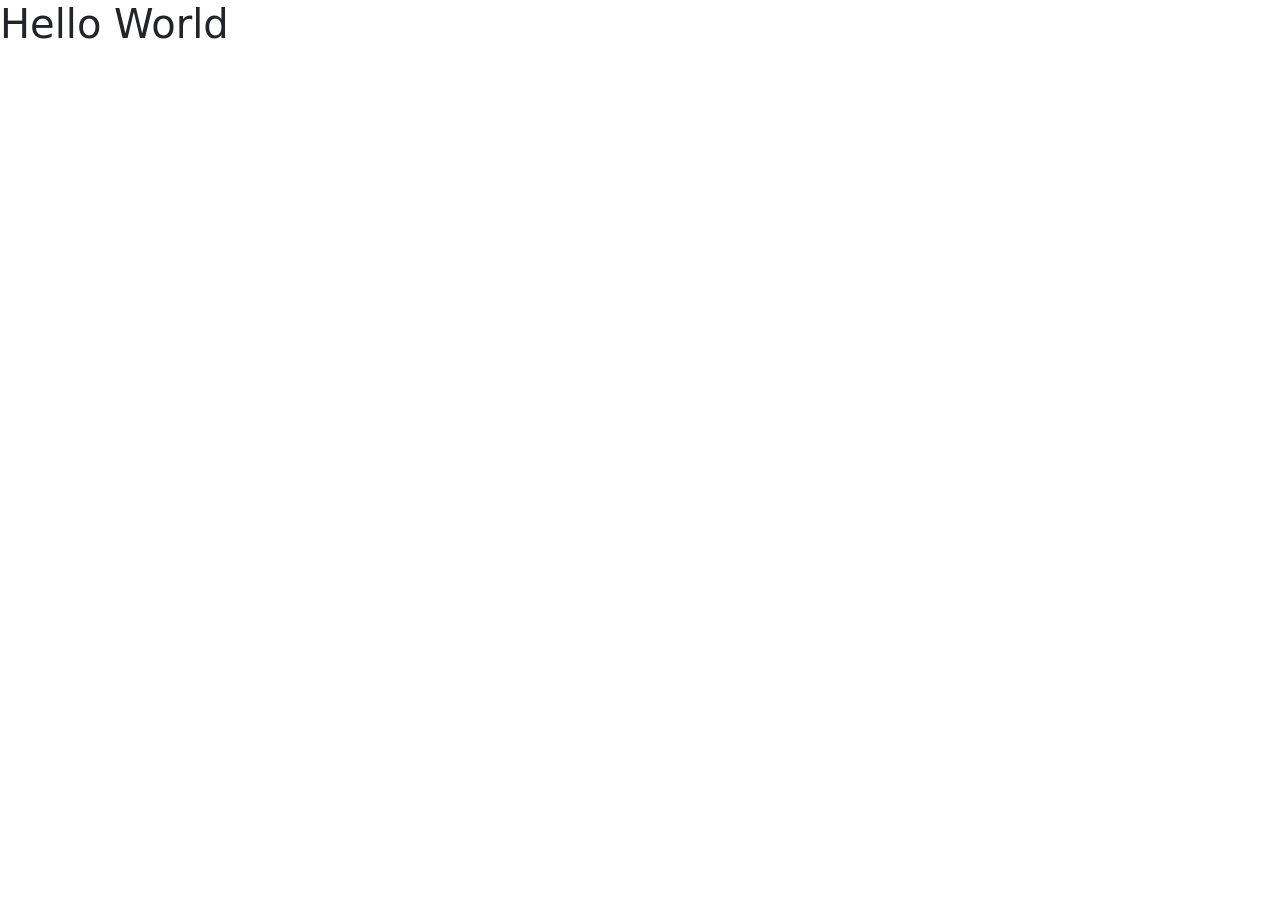
<file: Bootstrap - installation/index.html>
<!DOCTYPE html>
<html lang="en">
<head>
    <meta charset="UTF-8">
    <meta http-equiv="X-UA-Compatible" content="IE=edge">
    <meta name="viewport" content="width=device-width, initial-scale=1.0">
    <link href="https://cdn.jsdelivr.net/npm/bootstrap@5.3.0-alpha1/dist/css/bootstrap.min.css" rel="stylesheet" integrity="sha384-GLhlTQ8iRABdZLl6O3oVMWSktQOp6b7In1Zl3/Jr59b6EGGoI1aFkw7cmDA6j6gD" crossorigin="anonymous">
    <title>Bootstrap Installation</title>
</head>
<body>
    <h1>Hello World</h1>
</body>
</html>
</file>
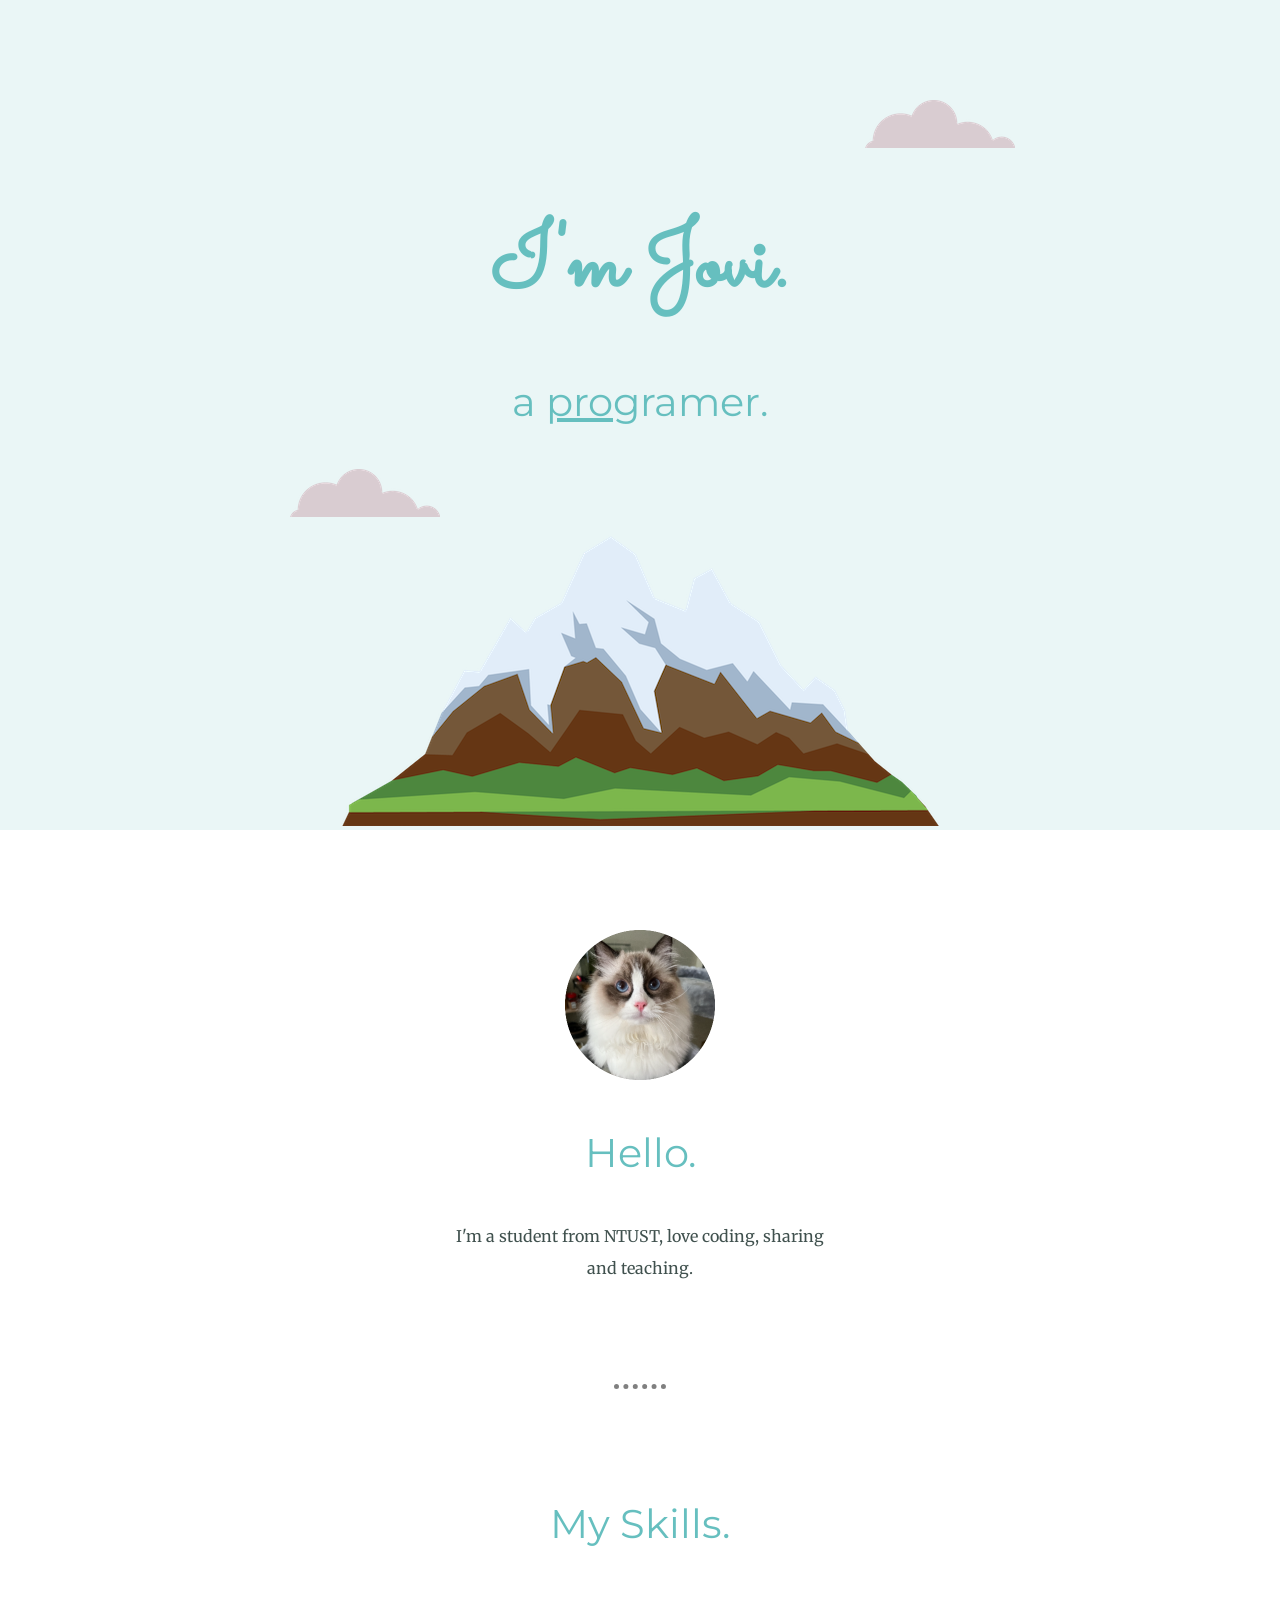
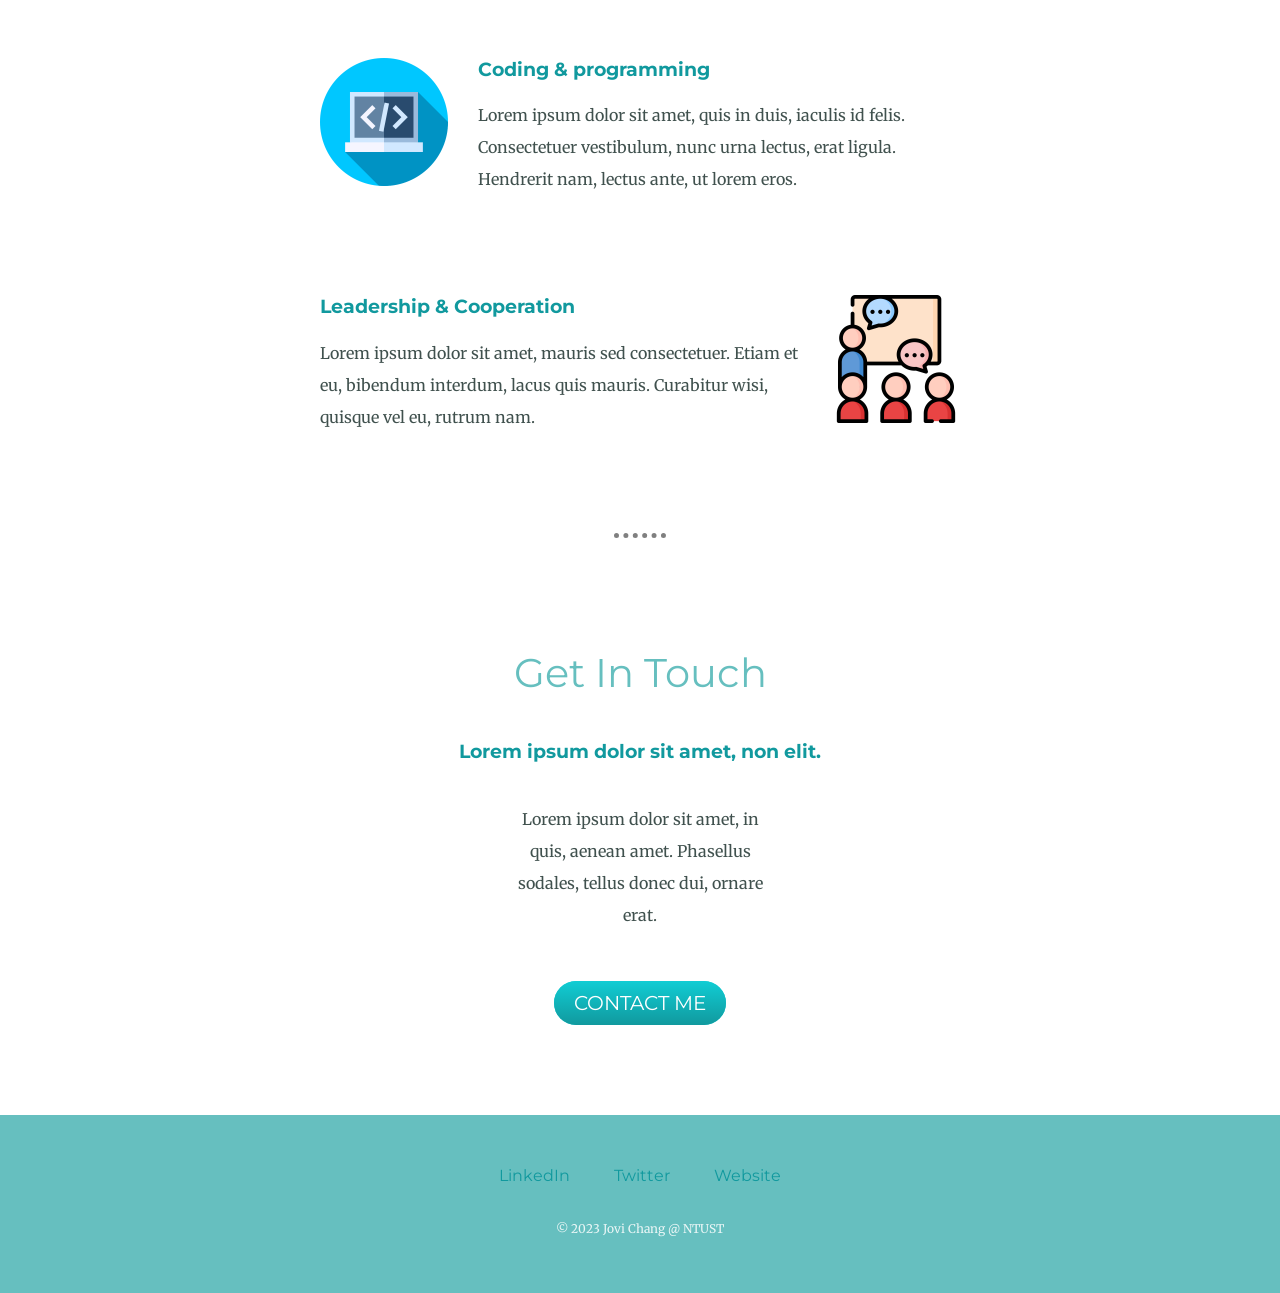
<file: CSS - My Site/index.html>
<!DOCTYPE html>
<html lang="en">
<head>
    <meta charset="UTF-8">
    <meta http-equiv="X-UA-Compatible" content="IE=edge">
    <meta name="viewport" content="width=device-width, initial-scale=1.0">
    <title>Jovi Chang</title>
    <link rel="stylesheet" href="css/style.css">
    <link rel="preconnect" href="https://fonts.googleapis.com"><link rel="preconnect" href="https://fonts.gstatic.com" crossorigin><link href="https://fonts.googleapis.com/css2?family=Merriweather&family=Montserrat&family=Sacramento&display=swap" rel="stylesheet">
    <link rel="shortcut icon" href="favicon.ico" type="image/x-icon">
</head>
<body>
    <div class="top-container">
        <img class="top-cloud" src="./img/cloud.png" alt="">
        <h1>I'm Jovi.</h1>
        <h2>a <span class="pro">pro</span>gramer.</h2>
        <img class="bottom-cloud" src="./img/cloud.png" alt="">
        <img src="./img/mountain.png" alt="">
    </div>
    <div class="middle-container">
        <div class="profile">
          <img class="img-profile" src="./img/polly300.png" alt="Polly's picture">
          <h2>Hello.</h2>
          <p class="intro">I'm a student from NTUST, love coding, sharing and teaching.</p>
        </div>
        <hr>
        <div class="skills">
          <h2>My Skills.</h2>
          <div class="skill-row">
            <img class="img-skill1" src="./img/programming.png" alt="">
            <h3>Coding & programming</h3>
            <p>Lorem ipsum dolor sit amet, quis in duis, iaculis id felis. Consectetuer vestibulum, nunc urna lectus, erat ligula. Hendrerit nam, lectus ante, ut lorem eros.</p>
          </div>
          <div class="skill-row">
            <img class="img-skill2" src="./img/presentation.png" alt="">
            <h3>Leadership & Cooperation</h3>
            <p>Lorem ipsum dolor sit amet, mauris sed consectetuer. Etiam et eu, bibendum interdum, lacus quis mauris. Curabitur wisi, quisque vel eu, rutrum nam.</p>
          </div>
        </div>
        <hr>
        <div class="contact-me">
          <h2>Get In Touch</h2>
          <h3>Lorem ipsum dolor sit amet, non elit.</h3>
          <p class="contact-description">Lorem ipsum dolor sit amet, in quis, aenean amet. Phasellus sodales, tellus donec dui, ornare erat.</p>
          <a class="btn" href="mailto:name@email.com">CONTACT ME</a>
        </div>
      </div>
      
      
      <div class="bottom-container">
        <a class="footer-link" href="https://www.linkedin.com/">LinkedIn</a>
        <a class="footer-link" href="https://twitter.com/">Twitter</a>
        <a class="footer-link" href="https://www.appbrewery.co/">Website</a>
        <p class="footer-copyright">© 2023 Jovi Chang @ NTUST</p>
      </div>
      
</body>
</html>
</file>
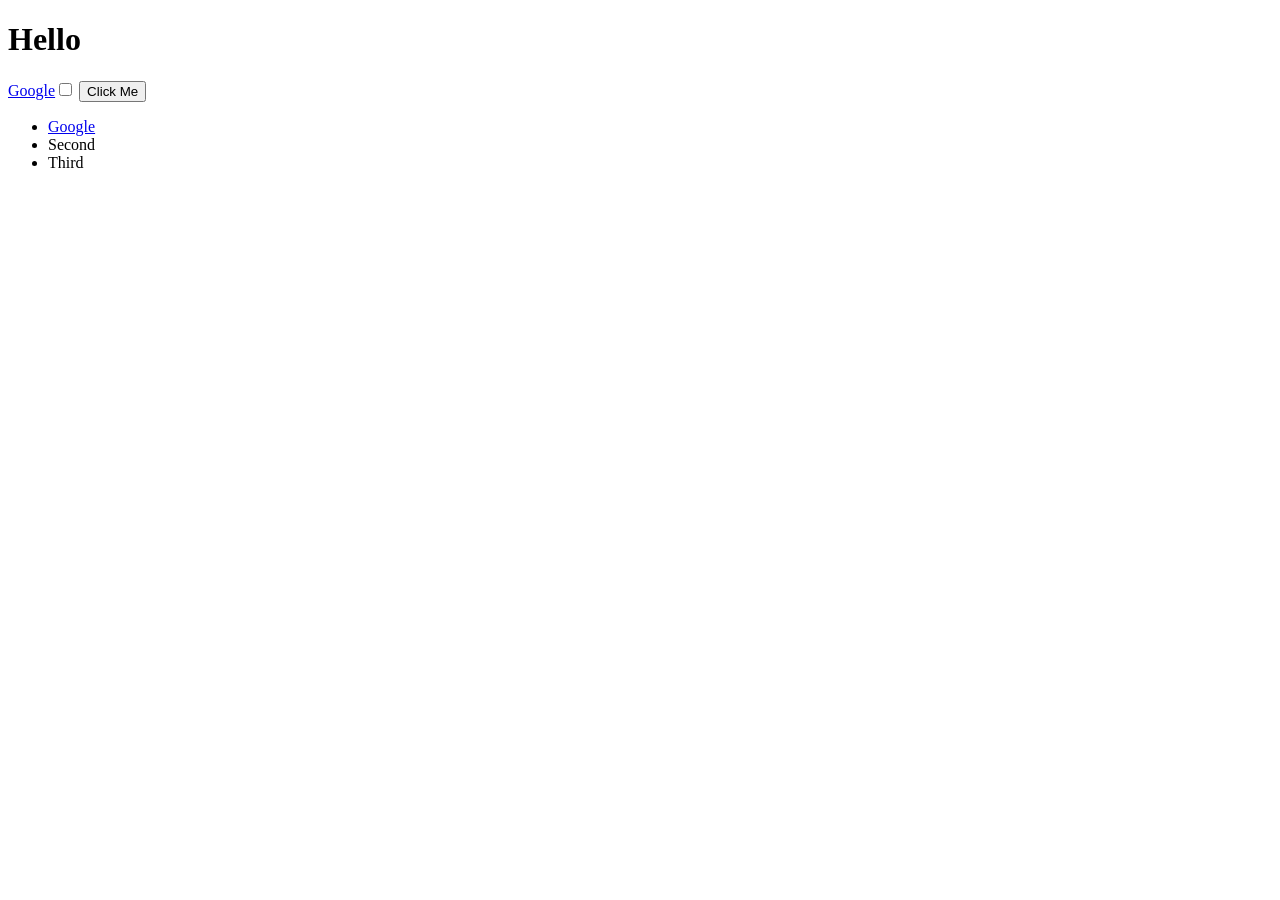
<file: DOM/index.html>
<!DOCTYPE html>
<html lang="en">
<head>
    <meta charset="UTF-8">
    <meta http-equiv="X-UA-Compatible" content="IE=edge">
    <meta name="viewport" content="width=device-width, initial-scale=1.0">
    <title>My Website</title>
    <link rel="stylesheet" href="style.css">
</head>
<body>
    
    <h1>Hello</h1>
    <a href="http://www.google.com">Google</a><input type="checkbox">
    <button style=":active: color:red;">Click Me</button>
    <ul>
        <li class="list">
            <a href="http://www.google.com">Google</a>
        </li>
        <li class="list">Second</li>
        <li class="list">Third</li>
    </ul>
</body>
<footer>
    <script src="script.js"></script>
</footer>
</html>
</file>
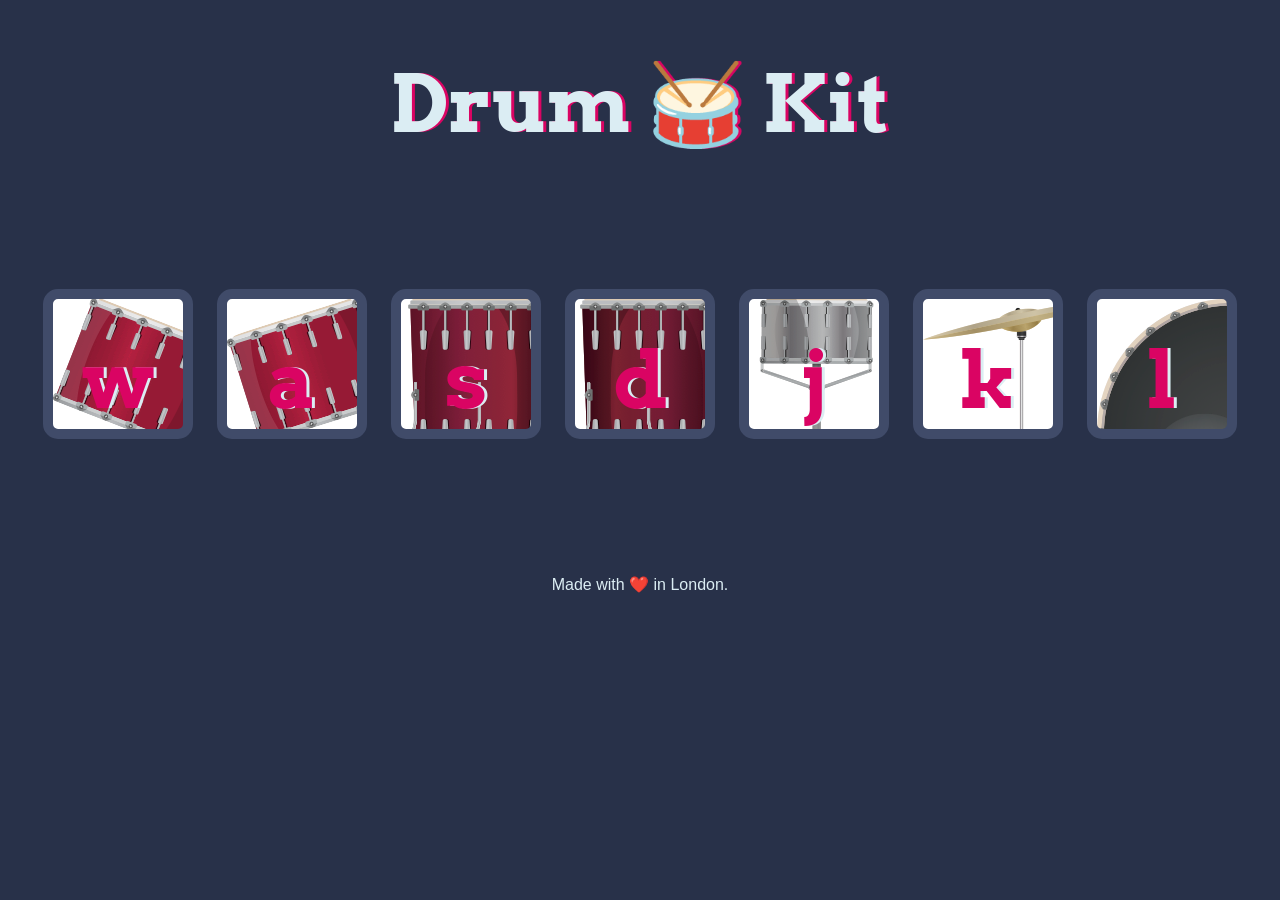
<file: Drum Kit Starting Files/index.html>
<!DOCTYPE html>
<html lang="en" dir="ltr">

<head>
  <meta charset="utf-8">
  <title>Drum Kit</title>
  <link rel="stylesheet" href="styles.css">
  <link href="https://fonts.googleapis.com/css?family=Arvo" rel="stylesheet">
</head>

<body>

  <h1 id="title">Drum 🥁 Kit</h1>
  <div class="set">
    <button class="w drum">w</button>
    <button class="a drum">a</button>
    <button class="s drum">s</button>
    <button class="d drum">d</button>
    <button class="j drum">j</button>
    <button class="k drum">k</button>
    <button class="l drum">l</button>
  </div>


  <footer>
    Made with ❤️ in London.
  </footer>
  <script src="./index.js"></script>
</body>

</html>
</file>
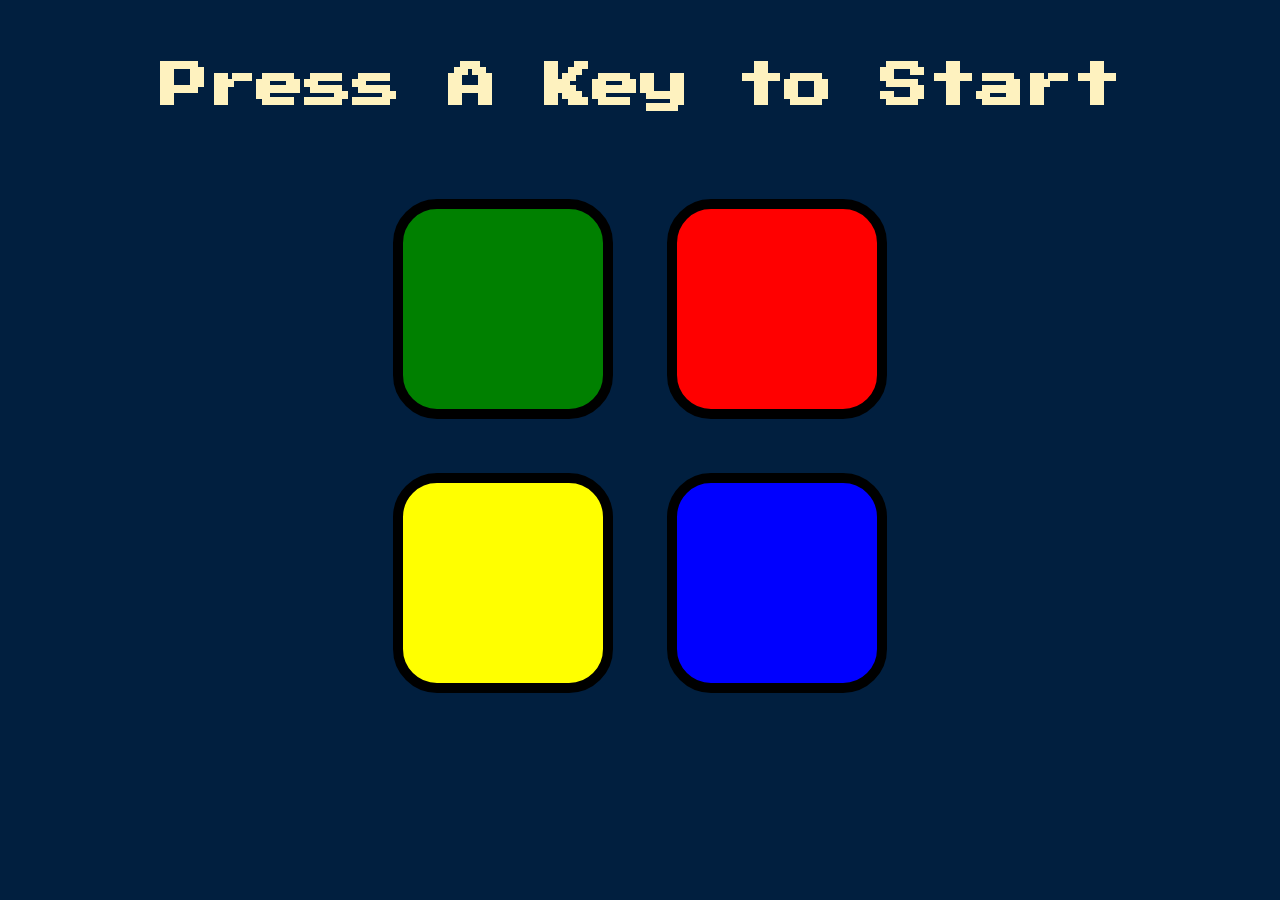
<file: Simon Game Challenge Starting Files/index.html>
<!DOCTYPE html>
<html lang="en" dir="ltr">

<head>
  <meta charset="utf-8">
  <title>Simon</title>
  <link rel="stylesheet" href="./styles.css">
  <link href="https://fonts.googleapis.com/css?family=Press+Start+2P" rel="stylesheet">
</head>

<body>
  <h1 id="level-title">Press A Key to Start</h1>
  <div class="container">
    <div lass="row">

      <div type="button" id="green" class="btn green">

      </div>

      <div type="button" id="red" class="btn red">

      </div>
    </div>

    <div class="row">

      <div type="button" id="yellow" class="btn yellow">

      </div>
      <div type="button" id="blue" class="btn blue">

      </div>

    </div>

  </div>

  <script src="https://code.jquery.com/jquery-3.6.3.js" integrity="sha256-nQLuAZGRRcILA+6dMBOvcRh5Pe310sBpanc6+QBmyVM=" crossorigin="anonymous"></script>
  <script src="./game.js"></script>
</body>

</html>
</file>
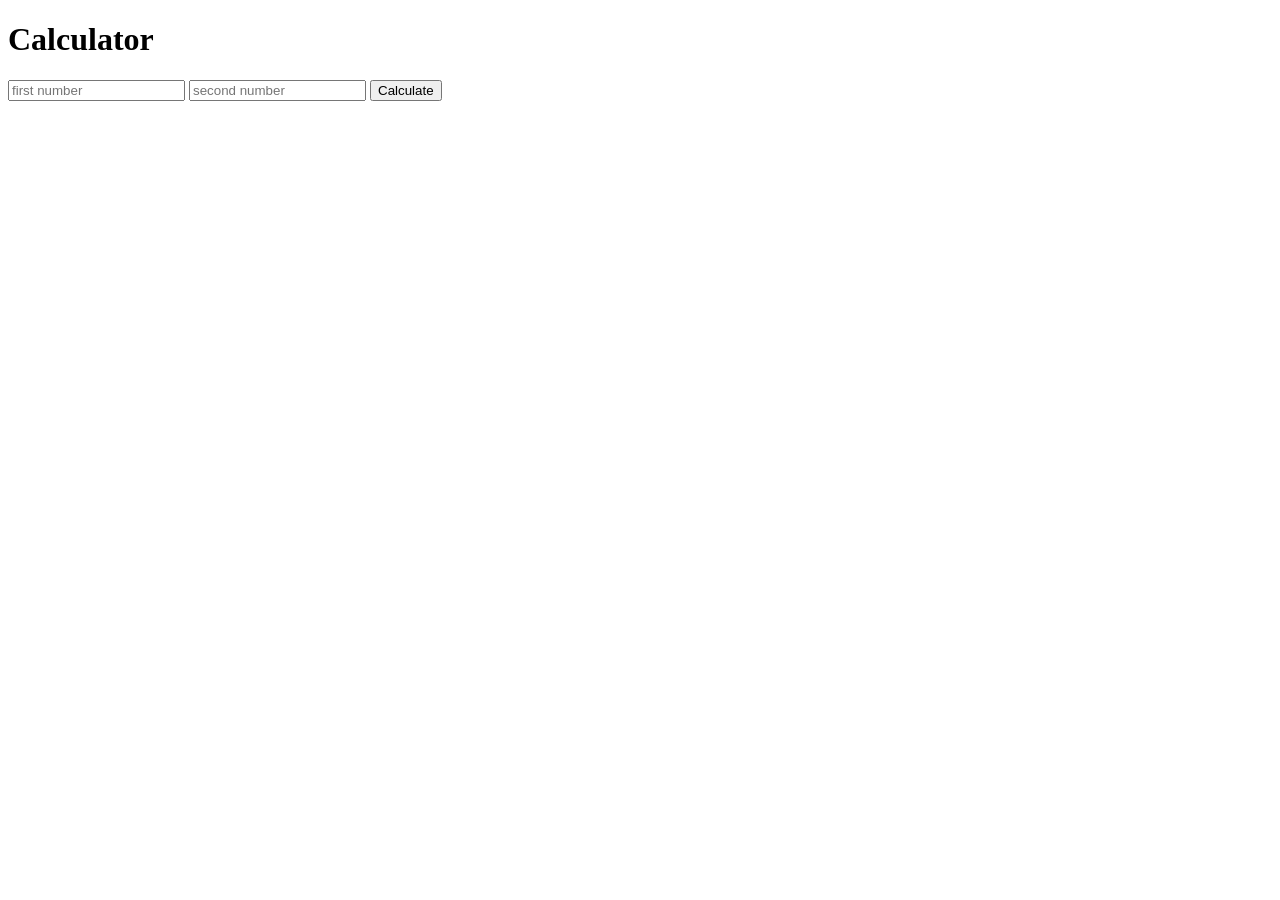
<file: Back-End/Calculator/index.html>
<!DOCTYPE html>
<html lang="en">
<head>
    <meta charset="UTF-8">
    <meta http-equiv="X-UA-Compatible" content="IE=edge">
    <meta name="viewport" content="width=device-width, initial-scale=1.0">
    <title>Calculator</title>
</head>
<body>
    <h1>Calculator</h1>
    <form action="/" method="post">
        <input type="text" name="n1" placeholder="first number">
        <input type="text" name="n2" placeholder="second number">
        <button type="submit" name="submit">Calculate</button>
    </form>
</body>
</html>
</file>
<file: CSS - My Site/css/style.css>
a{
    color: #11999E;
    font-family: 'Montserrat', sans-serif;
    text-decoration: none;
    margin: 10px 20px;
}
a:hover{
    color: #EAF6F6;
}
body{
    margin: 0;
    text-align: center;
    font-family: 'Merriweather', serif;
    color: #40514E;
}
h1{
    margin: 50px auto 0 auto;
    font-family: 'Sacramento', cursive;
    font-size: 5.625rem;
    color: #66BFBF;
}
h2{
    font-family: 'Montserrat', sans-serif;
    color: #66BFBF;
    padding: 10px;
    font-weight: normal;
    font-size: 2.5rem;
}
h3{
    font-family: 'Montserrat', sans-serif;
    color: #11999E;
}
hr{
    background-color: none;
    border-style: dotted none none;
    border-width: 5px;
    border-color: grey;
    width: 4%;
    margin: 100px auto;
}
p{
    line-height: 2; 
}
.img-profile{
    width: 150px;
    height: 150px;
}
.img-skill1{
    width: 20%;
    float: left;
    margin-right: 30px;
}
.img-skill2{
    width: 20%;
    float: right;
    margin-left: 30px;
}
.top-container{
    background-color: #EAF6F6;
    padding-top: 100px;
}
.middle-container{
    margin: 100px auto;
}
.bottom-container{
    background-color: #66BFBF;
    padding: 50px 0 20px;
    margin-top: 50px;
}

.pro{
    text-decoration: underline;
}
.intro{
    width: 30%;
    margin: auto;
}
.bottom-cloud{
    position: absolute;
    left: calc(50% - 350px);
}
.top-cloud{
    position: relative;
    left: 300px;
}
.skill-row{
    width: 50%;
    margin: 100px auto;
    text-align: start;
}
.contact-me{
    width: 50%;
    margin: 0 auto;
}
.contact-description{
    width: 40%;
    margin: 40px auto 60px;
}
.btn {
    background: #11cdd4;
    background-image: -webkit-linear-gradient(top, #11cdd4, #11999e);
    background-image: -moz-linear-gradient(top, #11cdd4, #11999e);
    background-image: -ms-linear-gradient(top, #11cdd4, #11999e);
    background-image: -o-linear-gradient(top, #11cdd4, #11999e);
    background-image: linear-gradient(to bottom, #11cdd4, #11999e);
    -webkit-border-radius: 25;
    -moz-border-radius: 25;
    border-radius: 25px;
    font-family: 'Montserrat', sans-serif;
    color: #ffffff;
    font-size: 20px;
    padding: 10px 20px 10px 20px;
    text-decoration: none;
    margin: 50px;
}

.btn:hover {
    background: #30e3cb;
    background-image: -webkit-linear-gradient(top, #30e3cb, #2bc4ad);
    background-image: -moz-linear-gradient(top, #30e3cb, #2bc4ad);
    background-image: -ms-linear-gradient(top, #30e3cb, #2bc4ad);
    background-image: -o-linear-gradient(top, #30e3cb, #2bc4ad);
    background-image: linear-gradient(to bottom, #30e3cb, #2bc4ad);
    text-decoration: none;
}
.footer-copyright{
    color: #EAF6F6;
    font-size: 0.75em;
    padding: 20px 0;
}
</file>
<file: DOM/style.css>
.huge{
    font-size: 10rem;
    color: red;
    font-weight: bold;
}
</file>
<file: Drum Kit Starting Files/styles.css>
body {
  text-align: center;
  background-color: #283149;
}

h1 {
  font-size: 5rem;
  color: #DBEDF3;
  font-family: "Arvo", cursive;
  text-shadow: 3px 0 #DA0463;

}

footer {
  color: #DBEDF3;
  font-family: sans-serif;
}

.w {
  background-image: url(./images/tom1.png);
}

.a {
  background-image: url(./images/tom2.png);
}

.s {
  background-image: url(./images/tom3.png);
}

.d {
  background-image: url(./images/tom4.png);
}

.j {
  background-image: url(./images/snare.png);
}

.k {
  background-image: url(./images/crash.png);
}

.l {
  background-image: url(./images/kick.png);
}

.set {
  margin: 10% auto;
}

.game-over {
  background-color: red;
  opacity: 0.8;
}

.pressed {
  box-shadow: 0 3px 4px 0 #DBEDF3;
  opacity: 0.5;
}

.red {
  color: red;
}

.drum {
  outline: none;
  border: 10px solid #404B69;
  font-size: 5rem;
  font-family: 'Arvo', cursive;
  line-height: 2;
  font-weight: 900;
  color: #DA0463;
  text-shadow: 3px 0 #DBEDF3;
  border-radius: 15px;
  display: inline-block;
  width: 150px;
  height: 150px;
  text-align: center;
  margin: 10px;
  background-color: white;
}
</file>
<file: Simon Game Challenge Starting Files/styles.css>
body {
  text-align: center;
  background-color: #011F3F;
}

#level-title {
  font-family: 'Press Start 2P', cursive;
  font-size: 3rem;
  margin:  5%;
  color: #FEF2BF;
}

.container {
  display: block;
  width: 50%;
  margin: auto;

}

.btn {
  margin: 25px;
  display: inline-block;
  height: 200px;
  width: 200px;
  border: 10px solid black;
  border-radius: 20%;
}

.game-over {
  background-color: red;
  opacity: 0.8;
}

.red {
  background-color: red;
}

.green {
  background-color: green;
}

.blue {
  background-color: blue;
}

.yellow {
  background-color: yellow;
}

.pressed {
  box-shadow: 0 0 20px white;
  background-color: grey;
}
</file>
